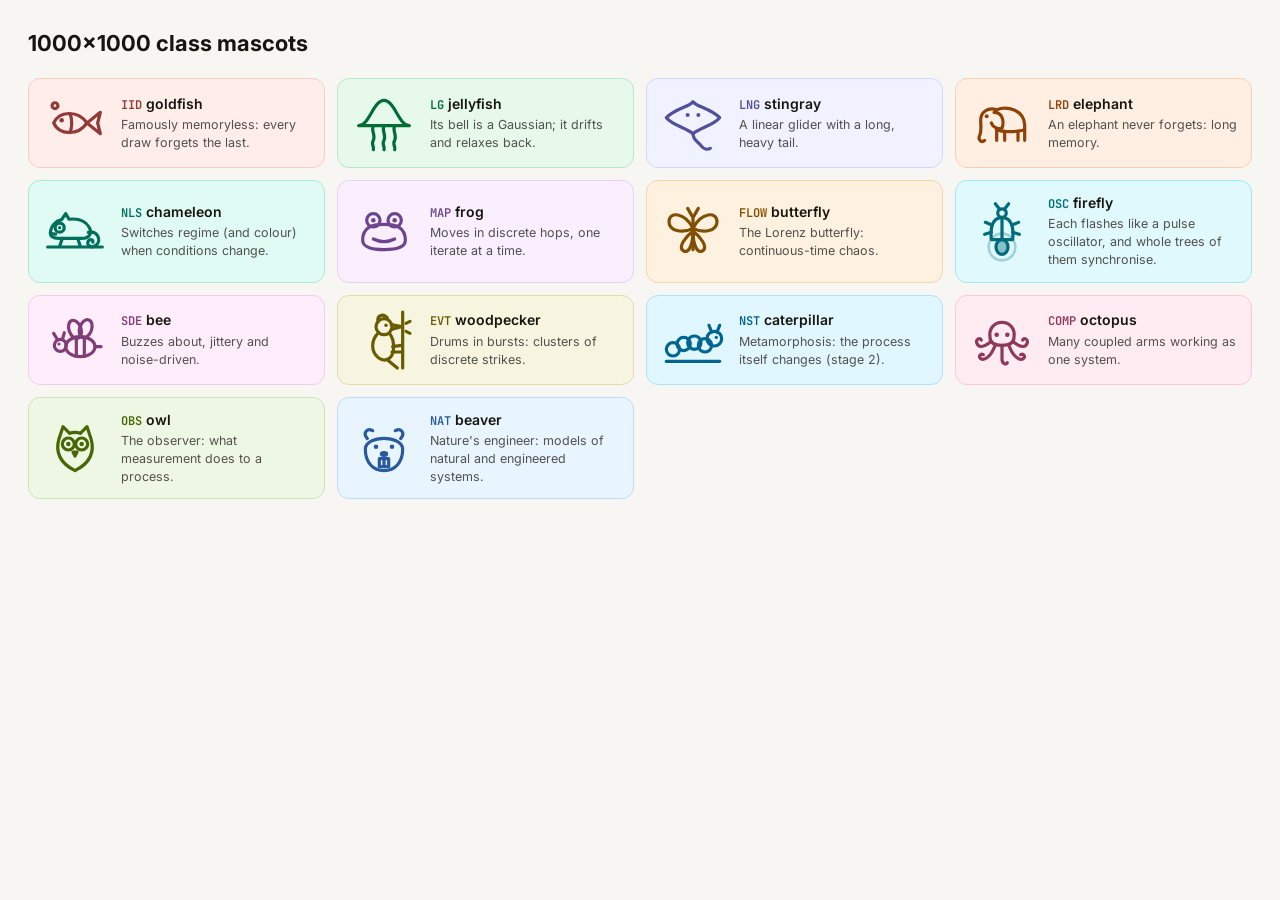
<file: icons/preview.html>
<!doctype html>
<html lang="en"><head><meta charset="utf-8"><title>1000×1000 mascots</title>
<link rel="stylesheet" href="https://fonts.googleapis.com/css2?family=Inter:wght@400;600&family=JetBrains+Mono:wght@600&display=swap">
<style>
body{margin:0;padding:28px;background:#f7f6f2;font:14px/1.45 Inter,system-ui,sans-serif;color:#16150f}
h1{font-size:22px;margin:0 0 18px}
.grid{display:grid;grid-template-columns:repeat(auto-fill,minmax(250px,1fr));gap:12px}
.c{display:flex;gap:14px;align-items:center;border-radius:12px;padding:12px 14px;background:var(--bg);border:1px solid var(--soft)}
.ic{width:64px;height:64px;flex:none;color:var(--ink)} .ic svg{width:100%;height:100%}
.big .ic{width:96px;height:96px}
b{font:600 12px "JetBrains Mono",monospace;color:var(--ink)} .n{font-weight:600} p{margin:2px 0 0;color:#52514e;font-size:12.5px}
</style></head><body>
<h1>1000×1000 class mascots</h1><div class="grid" id="g"></div>
<script>
function oklch(L,C,h){const a=C*Math.cos(h*Math.PI/180),b=C*Math.sin(h*Math.PI/180);
const l=(L+.3963377774*a+.2158037573*b)**3,m=(L-.1055613458*a-.0638541728*b)**3,s=(L-.0894841775*a-1.291485548*b)**3;
const f=x=>{x=Math.max(0,Math.min(1,x));return Math.round(255*(x<=.0031308?12.92*x:1.055*x**(1/2.4)-.055))};
return `rgb(${f(4.0767416621*l-3.3077115913*m+.2309699292*s)},${f(-1.2684380046*l+2.6097574011*m-.3413193965*s)},${f(-.0041960863*l-.7034186147*m+1.707614701*s)})`}
const M=[["A","IID","goldfish","Famously memoryless: every draw forgets the last."],
["B","LG","jellyfish","Its bell is a Gaussian; it drifts and relaxes back."],
["C","LNG","stingray","A linear glider with a long, heavy tail."],
["D","LRD","elephant","An elephant never forgets: long memory."],
["E","NLS","chameleon","Switches regime (and colour) when conditions change."],
["F","MAP","frog","Moves in discrete hops, one iterate at a time."],
["G","FLOW","butterfly","The Lorenz butterfly: continuous-time chaos."],
["H","OSC","firefly","Each flashes like a pulse oscillator, and whole trees of them synchronise."],
["I","SDE","bee","Buzzes about, jittery and noise-driven."],
["J","EVT","woodpecker","Drums in bursts: clusters of discrete strikes."],
["K","NST","caterpillar","Metamorphosis: the process itself changes (stage 2)."],
["L","COMP","octopus","Many coupled arms working as one system."],
["M","OBS","owl","The observer: what measurement does to a process."],
["N","NAT","beaver","Nature's engineer: models of natural and engineered systems."]];
const g=document.getElementById("g");
M.forEach(async([k,code,animal,why],i)=>{const idx="ABCDEFGHIJKLMN".indexOf(k),h=(25+idx*360*5/14)%360,d=document.createElement("div");d.className="c";
d.style.cssText=`--bg:${oklch(.965,.028,h)};--soft:${oklch(.89,.07,h)};--ink:${oklch(.47,.12,h)}`;
d.innerHTML=`<div class="ic"></div><div><b>${code}</b> <span class="n">${animal}</span><p>${why}</p></div>`;g.appendChild(d);
d.querySelector(".ic").innerHTML=await (await fetch(`${k}-${animal}.svg`)).text();});
</script></body></html>
</file>
